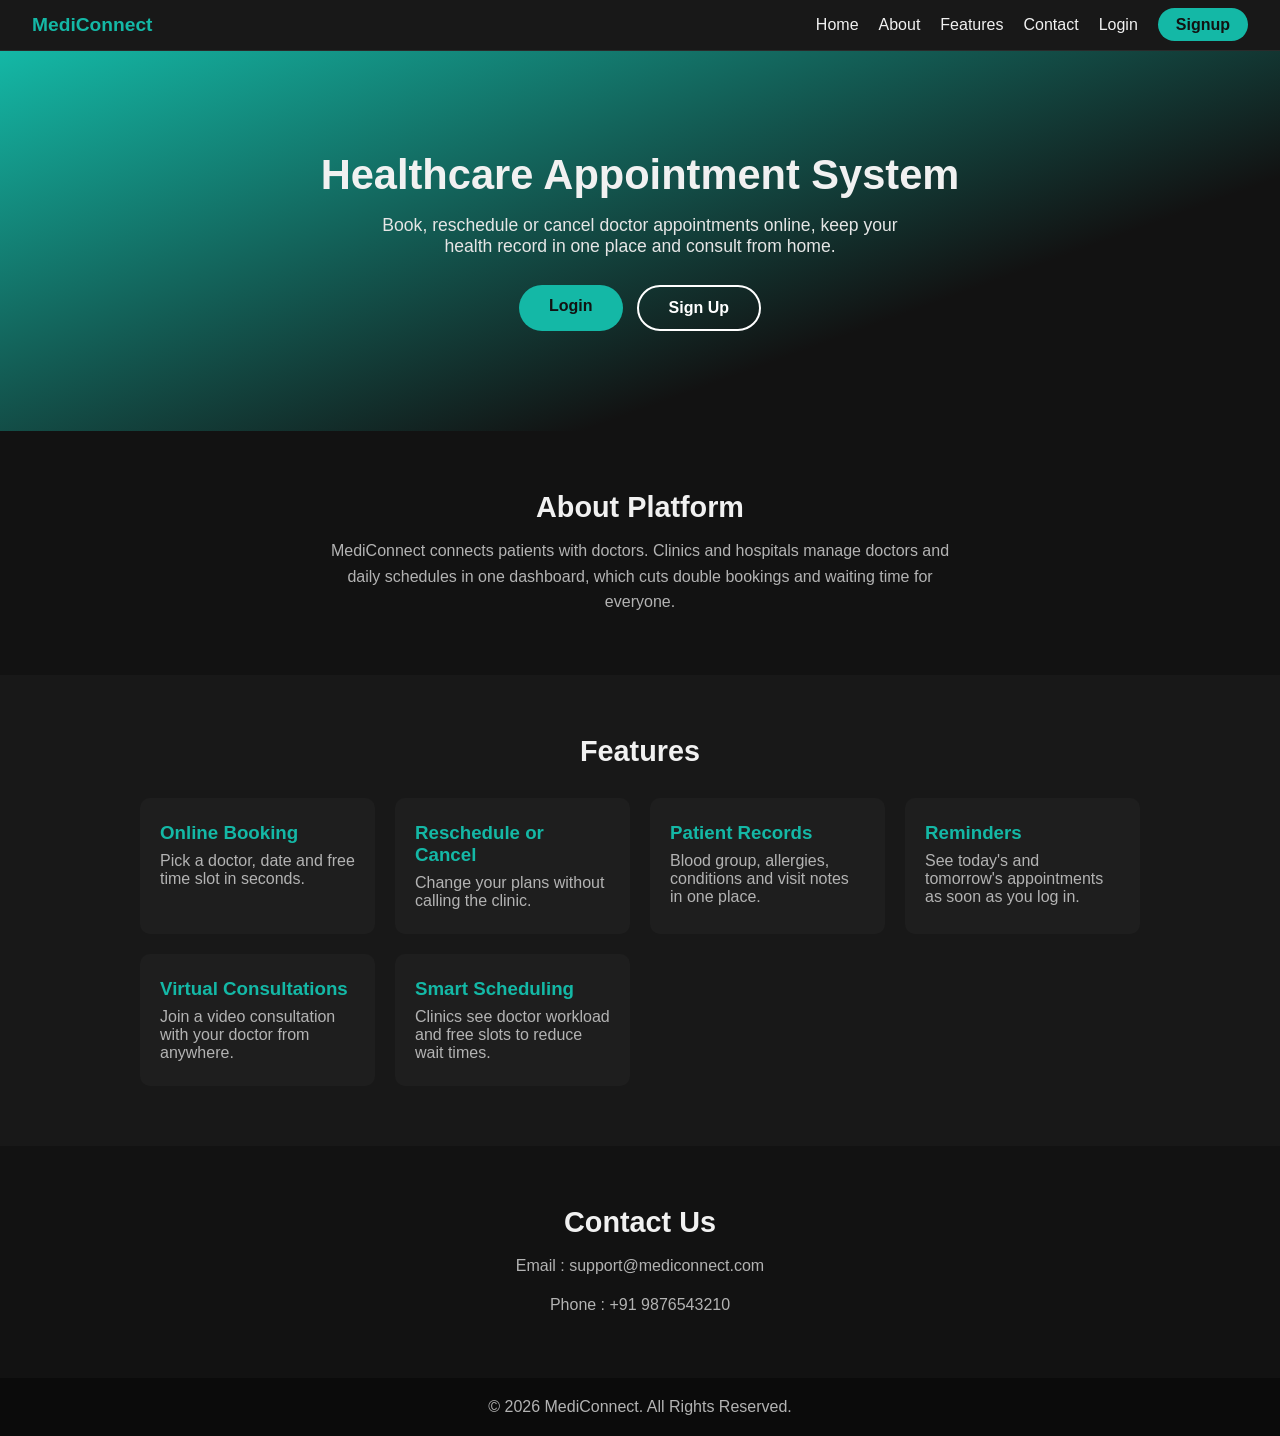
<file: index.html>
<!DOCTYPE html>
<html lang="en">
<head>
    <meta charset="UTF-8">
    <meta name="viewport" content="width=device-width, initial-scale=1.0">
    <title>MediConnect - Healthcare Appointment System</title>
    <link rel="stylesheet" href="style.css">
</head>
<body>

    <header>
        <div class="logo">MediConnect</div>
        <nav>
            <ul>
                <li><a href="#home">Home</a></li>
                <li><a href="#about">About</a></li>
                <li><a href="#features">Features</a></li>
                <li><a href="#contact">Contact</a></li>
                <li><a href="login.html">Login</a></li>
                <li><a href="signup.html" class="signup-btn">Signup</a></li>
            </ul>
        </nav>
    </header>

    <section class="hero" id="home">
        <h1>Healthcare Appointment System</h1>
        <p>
            Book, reschedule or cancel doctor appointments online,
            keep your health record in one place and consult from home.
        </p>
        <div class="hero-buttons">
            <a href="login.html" class="btn">Login</a>
            <a href="signup.html" class="btn btn-secondary">Sign Up</a>
        </div>
    </section>

    <section class="about" id="about">
        <h2>About Platform</h2>
        <p>
            MediConnect connects patients with doctors. Clinics and hospitals
            manage doctors and daily schedules in one dashboard, which cuts
            double bookings and waiting time for everyone.
        </p>
    </section>

    <section class="features" id="features">
        <h2>Features</h2>
        <div class="feature-container">
            <div class="card"><h3>Online Booking</h3><p>Pick a doctor, date and free time slot in seconds.</p></div>
            <div class="card"><h3>Reschedule or Cancel</h3><p>Change your plans without calling the clinic.</p></div>
            <div class="card"><h3>Patient Records</h3><p>Blood group, allergies, conditions and visit notes in one place.</p></div>
            <div class="card"><h3>Reminders</h3><p>See today's and tomorrow's appointments as soon as you log in.</p></div>
            <div class="card"><h3>Virtual Consultations</h3><p>Join a video consultation with your doctor from anywhere.</p></div>
            <div class="card"><h3>Smart Scheduling</h3><p>Clinics see doctor workload and free slots to reduce wait times.</p></div>
        </div>
    </section>

    <section class="contact" id="contact">
        <h2>Contact Us</h2>
        <p>Email : support@mediconnect.com</p>
        <p>Phone : +91 9876543210</p>
    </section>

    <footer>
        <p>© 2026 MediConnect. All Rights Reserved.</p>
    </footer>

</body>
</html>
</file>
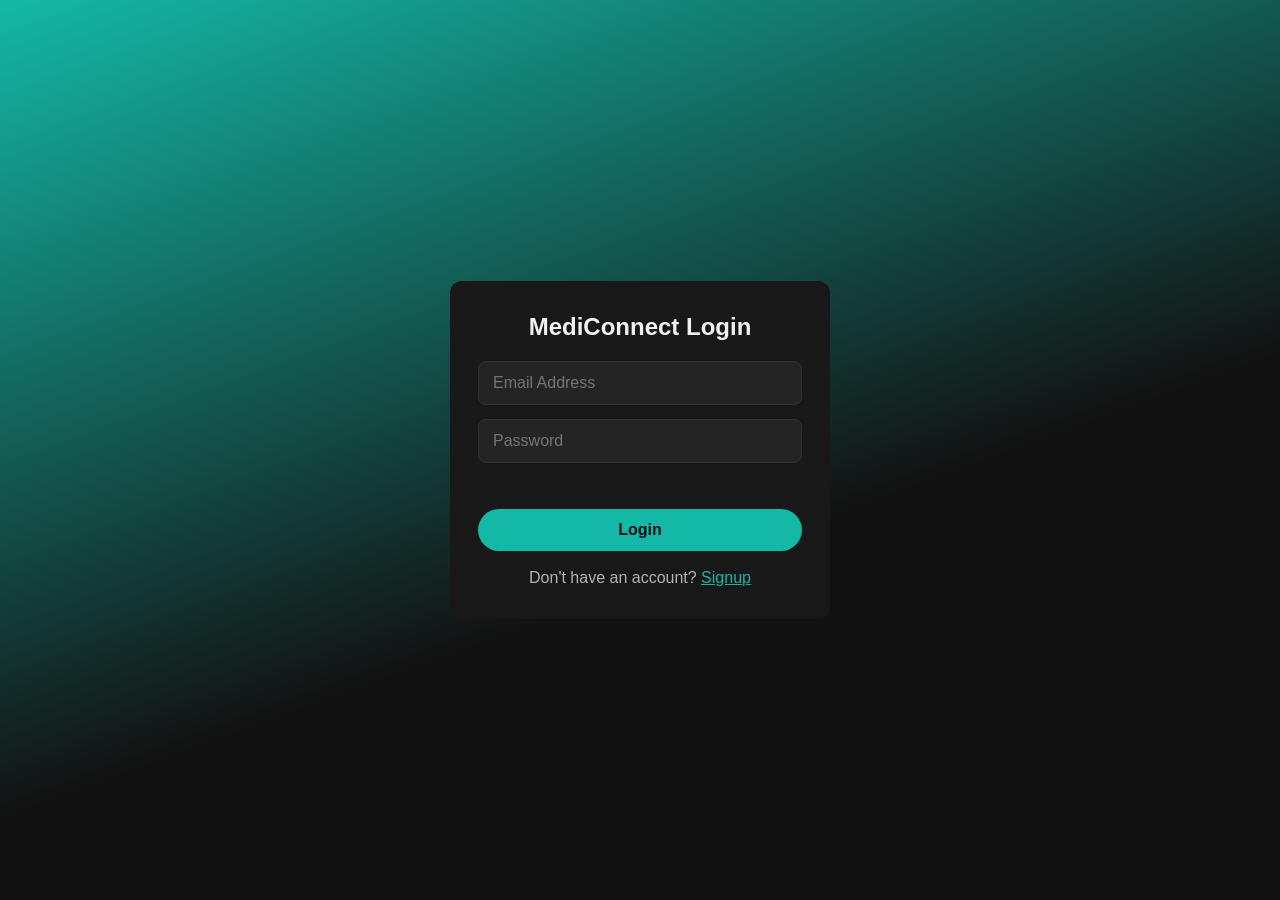
<file: admin.html>
<!DOCTYPE html>
<html lang="en">
<head>
    <meta charset="UTF-8">
    <meta name="viewport" content="width=device-width, initial-scale=1.0">
    <title>Admin Dashboard - MediConnect</title>
    <link rel="stylesheet" href="style.css">
</head>
<body>

    <header class="dashboard-header">
        <h2>MediConnect</h2>
        <button onclick="logout()" class="logout-btn">Logout</button>
    </header>

    <div class="dashboard-container">

        <h1>Admin Dashboard</h1>

        <div class="stats-row">
            <div class="stats-card"><h3>Total Patients</h3><p id="totalPatients">0</p></div>
            <div class="stats-card"><h3>Total Doctors</h3><p id="totalDoctors">0</p></div>
            <div class="stats-card"><h3>Total Appointments</h3><p id="totalAppointments">0</p></div>
            <div class="stats-card"><h3>Today's Appointments</h3><p id="todayAppointments">0</p></div>
        </div>

        <h2>Today's Schedule</h2>
        <table>
            <thead>
                <tr><th>Doctor</th><th>Specialty</th><th>Booked</th><th>Free Slots</th><th>Utilisation</th></tr>
            </thead>
            <tbody id="scheduleBody"></tbody>
        </table>

        <h2>Appointments</h2>
        <div class="add-form">
            <input type="date" id="filterDate" title="Filter by date">
            <select id="filterStatus">
                <option value="">All statuses</option>
                <option>Booked</option>
                <option>Confirmed</option>
                <option>Completed</option>
                <option>Cancelled</option>
            </select>
            <button type="button" id="clearFilters">Clear filters</button>
        </div>
        <table>
            <thead>
                <tr><th>ID</th><th>Patient</th><th>Doctor</th><th>Date</th><th>Time</th><th>Type</th><th>Status</th><th>Action</th></tr>
            </thead>
            <tbody id="appointmentBody"></tbody>
        </table>

        <h2>Doctors</h2>
        <form id="doctorForm" class="add-form">
            <input type="text" id="doctorName" placeholder="Doctor name (Dr. ...)">
            <input type="text" id="doctorSpecialty" placeholder="Specialty">
            <input type="number" id="doctorExperience" placeholder="Experience (years)" min="0">
            <input type="number" id="doctorFee" placeholder="Fee (₹)" min="0">
            <button type="submit">Add Doctor</button>
        </form>
        <table>
            <thead>
                <tr><th>ID</th><th>Name</th><th>Specialty</th><th>Experience</th><th>Fee</th><th>Action</th></tr>
            </thead>
            <tbody id="doctorBody"></tbody>
        </table>

        <h2>Registered Users and Records</h2>
        <table>
            <thead>
                <tr><th>ID</th><th>Name</th><th>Email</th><th>Phone</th><th>Role</th><th>Blood Group</th><th>Allergies</th></tr>
            </thead>
            <tbody id="userBody"></tbody>
        </table>

    </div>

<script src="data.js"></script>
<script src="admin.js"></script>
</body>
</html>
</file>
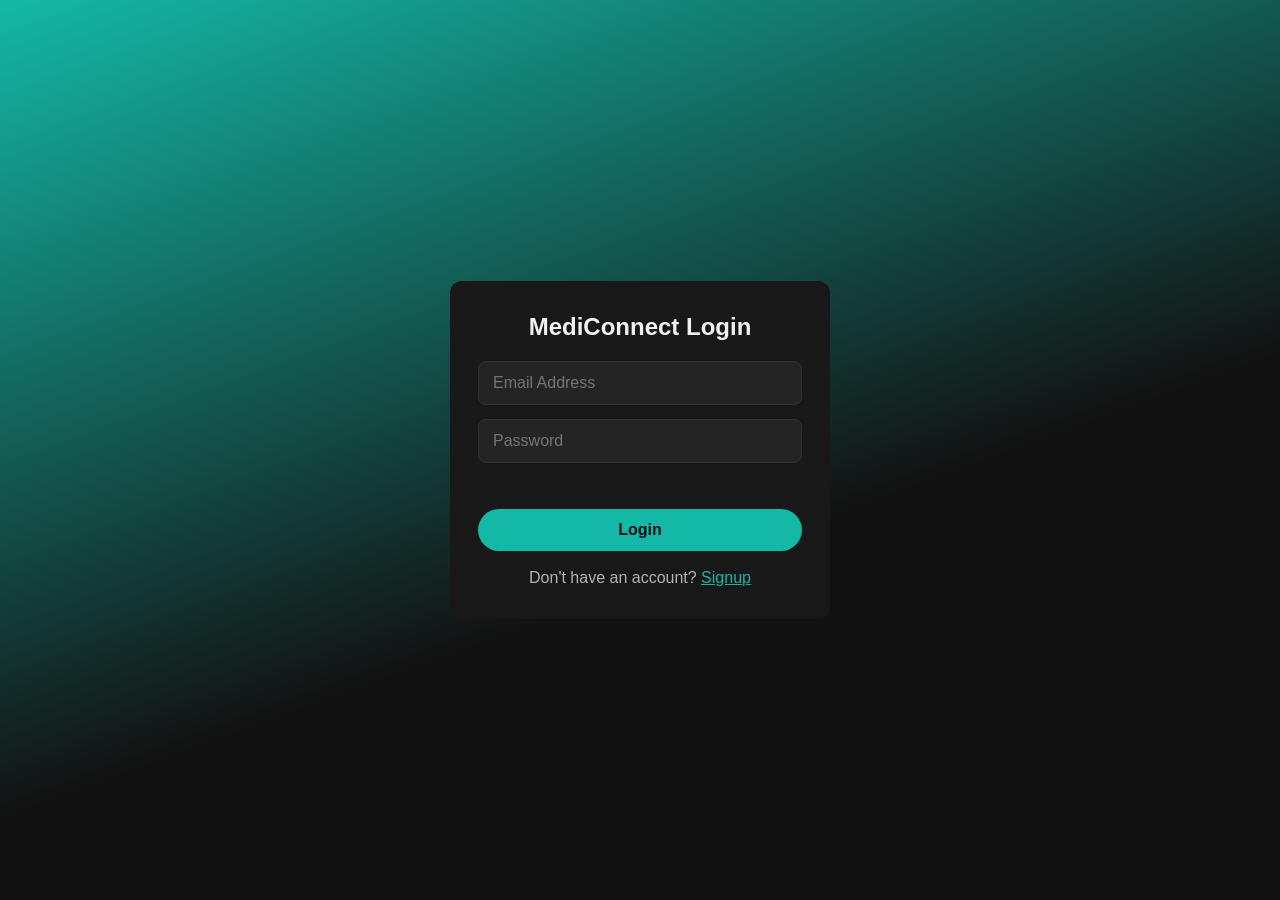
<file: login.html>
<!DOCTYPE html>
<html lang="en">
<head>
    <meta charset="UTF-8">
    <meta name="viewport" content="width=device-width, initial-scale=1.0">
    <title>Login - MediConnect</title>
    <link rel="stylesheet" href="style.css">
</head>
<body>

<div class="form-container">
    <div class="form-card">
        <h2>MediConnect Login</h2>

        <form id="loginForm">
            <input type="email" id="email" placeholder="Email Address">
            <input type="password" id="password" placeholder="Password">
            <p id="message" class="form-message"></p>
            <button type="submit">Login</button>
        </form>

        <p>Don't have an account? <a href="signup.html">Signup</a></p>
    </div>
</div>

<script src="login.js"></script>
</body>
</html>
</file>
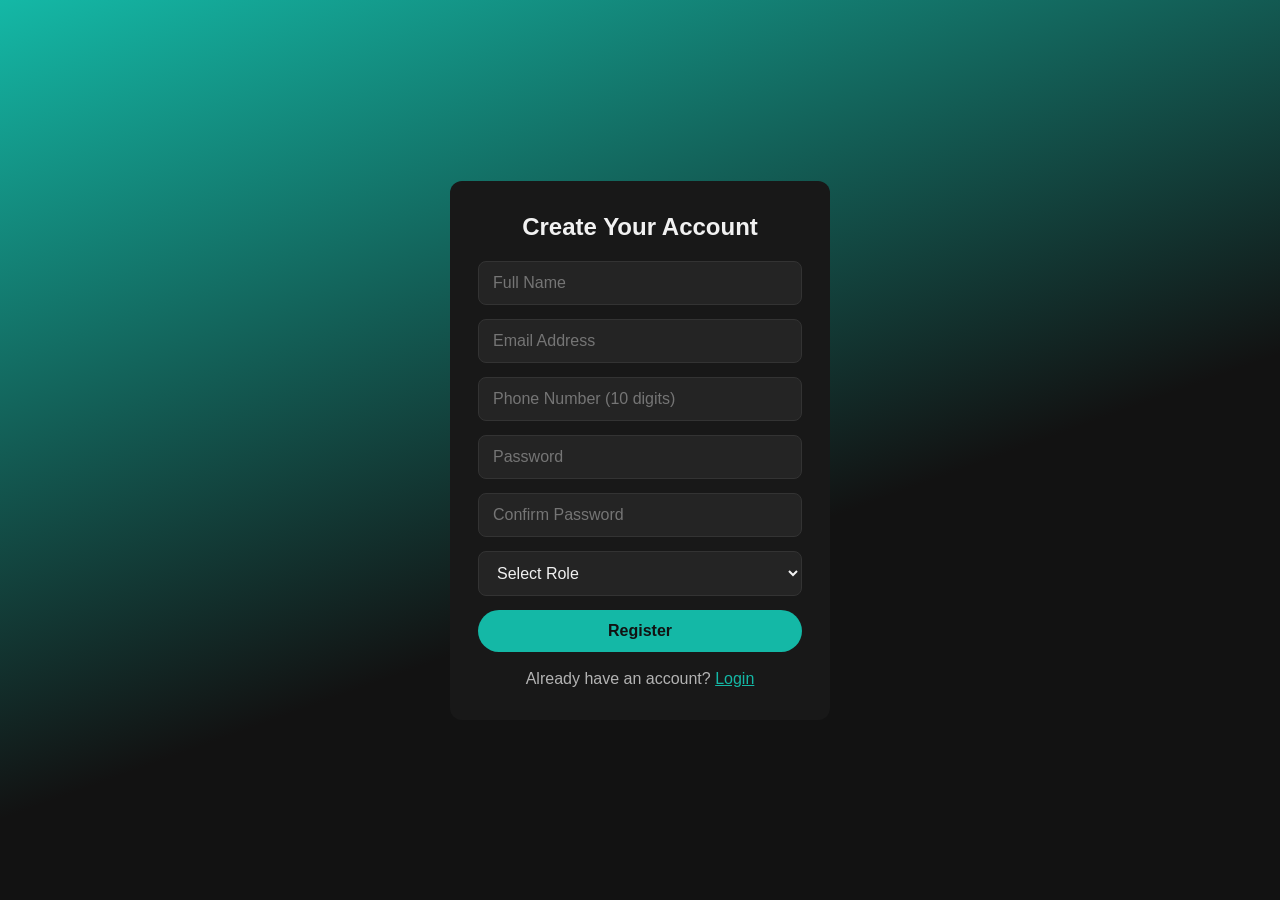
<file: signup.html>
<!DOCTYPE html>
<html lang="en">
<head>
    <meta charset="UTF-8">
    <meta name="viewport" content="width=device-width, initial-scale=1.0">
    <title>Sign Up - MediConnect</title>
    <link rel="stylesheet" href="style.css">
</head>
<body>

<div class="form-container">
    <div class="form-card">
        <h2>Create Your Account</h2>

        <form id="signupForm">
            <input type="text" id="name" placeholder="Full Name">
            <input type="email" id="email" placeholder="Email Address">
            <input type="tel" id="phone" placeholder="Phone Number (10 digits)">
            <input type="password" id="password" placeholder="Password">
            <input type="password" id="confirmPassword" placeholder="Confirm Password">

            <select id="role">
                <option value="">Select Role</option>
                <option value="admin">Admin (Clinic Staff)</option>
                <option value="user">Patient</option>
            </select>

            <button type="submit">Register</button>
        </form>

        <p>Already have an account? <a href="login.html">Login</a></p>
    </div>
</div>

<script src="signup.js"></script>
</body>
</html>
</file>
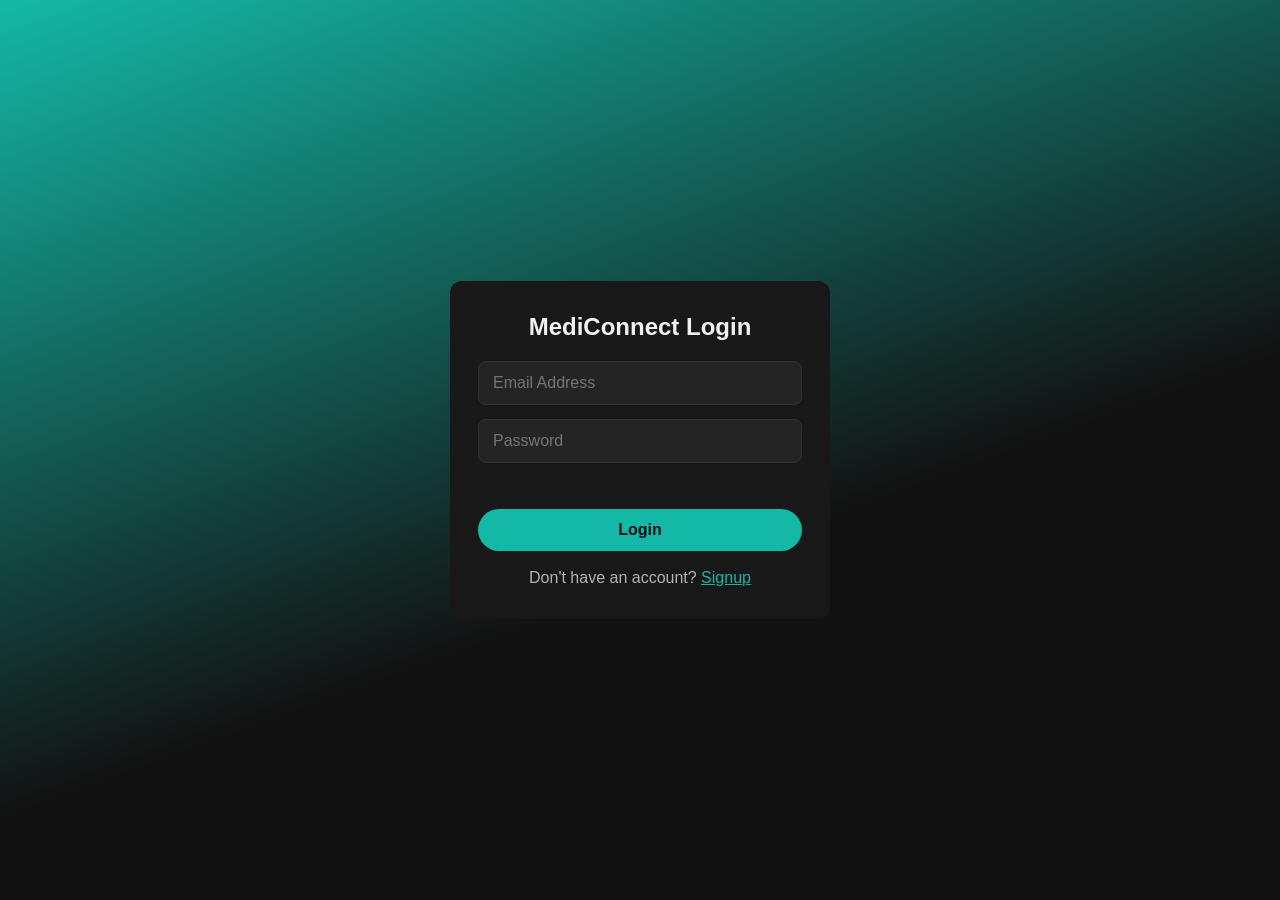
<file: user.html>
<!DOCTYPE html>
<html lang="en">
<head>
    <meta charset="UTF-8">
    <meta name="viewport" content="width=device-width, initial-scale=1.0">
    <title>Patient Dashboard - MediConnect</title>
    <link rel="stylesheet" href="style.css">
</head>
<body>

    <header class="dashboard-header">
        <h2>MediConnect</h2>
        <button onclick="logout()" class="logout-btn">Logout</button>
    </header>

    <div class="user-container">

        <h1>Patient Dashboard</h1>

        <div id="reminders" class="reminder-box" hidden></div>

        <div class="profile-card">
            <h2>My Profile</h2>
            <div class="profile-item"><strong>ID :</strong> <span id="userId"></span></div>
            <div class="profile-item"><strong>Name :</strong> <span id="userName"></span></div>
            <div class="profile-item"><strong>Email :</strong> <span id="userEmail"></span></div>
            <div class="profile-item"><strong>Phone :</strong> <span id="userPhone"></span></div>
            <div class="profile-item"><strong>Role :</strong> <span id="userRole"></span></div>
        </div>

        <h2 class="section-title" id="bookTitle">Book an Appointment</h2>
        <form id="bookForm" class="add-form">
            <select id="doctorSelect" required></select>
            <input type="date" id="dateInput" required>
            <select id="timeSelect" required></select>
            <select id="typeSelect">
                <option>In-clinic</option>
                <option>Virtual</option>
            </select>
            <input type="text" id="reasonInput" placeholder="Reason for visit">
            <button type="submit" id="bookBtn">Book Appointment</button>
            <button type="button" id="cancelEditBtn" class="secondary-btn" hidden>Stop rescheduling</button>
        </form>

        <h2 class="section-title">My Appointments</h2>
        <table>
            <thead>
                <tr><th>Doctor</th><th>Date</th><th>Time</th><th>Type</th><th>Status</th><th>Notes</th><th>Action</th></tr>
            </thead>
            <tbody id="appointmentList"></tbody>
        </table>

        <h2 class="section-title">My Medical Record</h2>
        <form id="recordForm" class="add-form">
            <select id="bloodGroup">
                <option value="">Blood group</option>
                <option>A+</option><option>A-</option><option>B+</option><option>B-</option>
                <option>AB+</option><option>AB-</option><option>O+</option><option>O-</option>
            </select>
            <input type="text" id="allergies" placeholder="Allergies (e.g. Penicillin)">
            <input type="text" id="conditions" placeholder="Existing conditions (e.g. Diabetes)">
            <button type="submit">Save Record</button>
        </form>

        <h2 class="section-title">Our Doctors</h2>
        <input type="text" id="searchBox" class="search-box" placeholder="Search by name or specialty">
        <table>
            <thead>
                <tr><th></th><th>Name</th><th>Specialty</th><th>Experience</th><th>Fee</th></tr>
            </thead>
            <tbody id="doctorList"></tbody>
        </table>

    </div>

<script src="data.js"></script>
<script src="user.js"></script>
</body>
</html>
</file>
<file: style.css>
* { box-sizing: border-box; margin: 0; padding: 0; }

body {
    font-family: "Segoe UI", Arial, sans-serif;
    background: #121212;
    color: #f1f1f1;
}

.dashboard-header {
    display: flex;
    justify-content: space-between;
    align-items: center;
    padding: 16px 32px;
    background: #14b8a6;
    color: #fff;
}

.logout-btn {
    padding: 8px 18px;
    border: none;
    border-radius: 20px;
    background: #121212;
    color: #fff;
    cursor: pointer;
}
.logout-btn:hover { background: #333; }

.dashboard-container {
    max-width: 1000px;
    margin: 0 auto;
    padding: 32px 16px;
}

.dashboard-container h1 { margin-bottom: 20px; }
.dashboard-container h2 { margin: 32px 0 12px; }

.stats-row {
    display: grid;
    grid-template-columns: repeat(auto-fit, minmax(180px, 1fr));
    gap: 16px;
}

.stats-card {
    background: #1e1e1e;
    border-left: 4px solid #14b8a6;
    border-radius: 8px;
    padding: 16px 20px;
}
.stats-card h3 { font-size: 0.95rem; color: #b3b3b3; font-weight: 500; }
.stats-card p { font-size: 2rem; font-weight: 700; margin-top: 6px; }

table {
    width: 100%;
    border-collapse: collapse;
    background: #1e1e1e;
    border-radius: 8px;
    overflow: hidden;
}
th, td { padding: 12px 14px; text-align: left; }
th { background: #282828; color: #b3b3b3; font-weight: 600; }
tr:not(:last-child) td { border-bottom: 1px solid #2a2a2a; }
tbody tr:hover { background: #262626; }

@media (max-width: 600px) {
    .dashboard-header { padding: 12px 16px; }
    table { display: block; overflow-x: auto; }
}

/* ===== Landing page (index.html) ===== */
html { scroll-behavior: smooth; }

header:not(.dashboard-header) {
    position: sticky;
    top: 0;
    z-index: 10;
    display: flex;
    justify-content: space-between;
    align-items: center;
    flex-wrap: wrap;
    gap: 8px;
    padding: 14px 32px;
    background: #181818;
    border-bottom: 1px solid #2a2a2a;
}
.logo { font-size: 1.2rem; font-weight: 700; color: #14b8a6; }

nav ul { list-style: none; display: flex; align-items: center; gap: 20px; flex-wrap: wrap; }
nav a { color: #f1f1f1; text-decoration: none; }
nav a:hover { color: #14b8a6; }
nav a.signup-btn {
    padding: 8px 18px;
    border-radius: 20px;
    background: #14b8a6;
    color: #121212;
    font-weight: 600;
}
nav a.signup-btn:hover { background: #2dd4bf; color: #121212; }

.hero {
    text-align: center;
    padding: 100px 20px;
    background: linear-gradient(160deg, #14b8a6 0%, #121212 70%);
}
.hero h1 { font-size: 2.6rem; margin-bottom: 16px; }
.hero p { max-width: 560px; margin: 0 auto 28px; font-size: 1.1rem; color: #e6e6e6; }
.hero-buttons { display: flex; justify-content: center; gap: 14px; flex-wrap: wrap; }

.btn {
    display: inline-block;
    padding: 12px 30px;
    border-radius: 30px;
    background: #14b8a6;
    color: #121212;
    font-weight: 600;
    text-decoration: none;
}
.btn:hover { background: #2dd4bf; }
.btn-secondary { background: transparent; color: #fff; border: 2px solid #fff; }
.btn-secondary:hover { background: #fff; color: #121212; }

.about, .features, .contact { padding: 60px 20px; text-align: center; }
.about p, .contact p { max-width: 640px; margin: 14px auto 0; color: #b3b3b3; line-height: 1.6; }
.about h2, .features h2, .contact h2 { font-size: 1.8rem; }
.features { background: #181818; }

.feature-container {
    display: grid;
    grid-template-columns: repeat(auto-fit, minmax(220px, 1fr));
    gap: 20px;
    max-width: 1000px;
    margin: 30px auto 0;
}
.card { background: #1e1e1e; border-radius: 10px; padding: 24px 20px; text-align: left; }
.card h3 { margin-bottom: 8px; color: #14b8a6; }
.card p { color: #b3b3b3; }

footer { text-align: center; padding: 20px; background: #0b0b0b; color: #b3b3b3; }

/* ===== Login / Signup forms ===== */
.form-container {
    min-height: 100vh;
    display: flex;
    justify-content: center;
    align-items: center;
    padding: 20px;
    background: linear-gradient(160deg, #14b8a6 0%, #121212 60%);
}
.form-card {
    width: 100%;
    max-width: 380px;
    padding: 32px 28px;
    background: #181818;
    border-radius: 12px;
    text-align: center;
}
.form-card h2 { margin-bottom: 20px; }
.form-card form { display: flex; flex-direction: column; gap: 14px; }
.form-card input, .form-card select {
    padding: 12px 14px;
    border: 1px solid #333;
    border-radius: 8px;
    background: #242424;
    color: #f1f1f1;
    font-size: 1rem;
}
.form-card input:focus, .form-card select:focus { outline: 2px solid #14b8a6; }
.form-card button {
    padding: 12px;
    border: none;
    border-radius: 30px;
    background: #14b8a6;
    color: #121212;
    font-size: 1rem;
    font-weight: 600;
    cursor: pointer;
}
.form-card button:hover { background: #2dd4bf; }
.form-card > p { margin-top: 18px; color: #b3b3b3; }
.form-card a { color: #14b8a6; }
.form-message { min-height: 1.2em; color: #ff6b6b; font-size: 0.9rem; text-align: left; }

/* ===== User dashboard ===== */
.user-container { max-width: 1000px; margin: 0 auto; padding: 32px 16px; }
.user-container h1 { margin-bottom: 20px; }

.profile-card {
    max-width: 500px;
    background: #1e1e1e;
    border-left: 4px solid #14b8a6;
    border-radius: 10px;
    padding: 28px;
}
.profile-card h2 { margin-bottom: 18px; color: #14b8a6; }
.profile-item { padding: 10px 0; border-bottom: 1px solid #2a2a2a; }
.profile-item:last-child { border-bottom: none; }
.profile-item strong { display: inline-block; width: 90px; color: #b3b3b3; font-weight: 600; }

/* ===== Admin forms, search, playlists ===== */
.add-form { display: flex; flex-wrap: wrap; gap: 10px; margin-bottom: 14px; }
.add-form input, .add-form select, .search-box {
    padding: 10px 12px;
    border: 1px solid #333;
    border-radius: 8px;
    background: #242424;
    color: #f1f1f1;
    font-size: 0.95rem;
}
.add-form input { flex: 1 1 140px; }
.add-form select { flex: 1 1 200px; min-height: 42px; }
.add-form button {
    padding: 10px 20px;
    border: none;
    border-radius: 20px;
    background: #14b8a6;
    color: #121212;
    font-weight: 600;
    cursor: pointer;
}
.add-form button:hover { background: #2dd4bf; }
.delete-btn {
    padding: 5px 12px;
    border: 1px solid #ff6b6b;
    border-radius: 14px;
    background: transparent;
    color: #ff6b6b;
    cursor: pointer;
}
.delete-btn:hover { background: #ff6b6b; color: #121212; }

.section-title { margin: 32px 0 12px; }
.search-box { width: 100%; margin-bottom: 12px; }
.playlist-grid { display: grid; grid-template-columns: repeat(auto-fit, minmax(240px, 1fr)); gap: 16px; }
.playlist-card { background: #1e1e1e; border-radius: 10px; padding: 18px; }
.playlist-card h3 { color: #14b8a6; margin-bottom: 8px; }
.playlist-card ul { list-style: none; color: #b3b3b3; line-height: 1.8; }

/* ===== Player ===== */
.play-btn {
    padding: 5px 16px;
    border: none;
    border-radius: 14px;
    background: #14b8a6;
    color: #121212;
    font-weight: 600;
    cursor: pointer;
}
.play-btn:hover { background: #2dd4bf; }
.play-btn:disabled { background: #333; color: #777; cursor: not-allowed; }

.player-bar {
    position: fixed;
    left: 0; right: 0; bottom: 0;
    display: flex;
    align-items: center;
    gap: 16px;
    flex-wrap: wrap;
    padding: 10px 24px;
    background: #181818;
    border-top: 1px solid #2a2a2a;
}
.now-playing { flex: 1 1 240px; color: #f1f1f1; }
.player-bar audio { flex: 2 1 320px; height: 36px; }
.user-container { padding-bottom: 100px; }

/* ===== Healthcare additions ===== */
.badge { display: inline-block; padding: 3px 10px; border-radius: 12px; font-size: 0.8rem; font-weight: 600; }
.badge-booked    { background: #3a3320; color: #ffd166; }
.badge-confirmed { background: #12332f; color: #2dd4bf; }
.badge-completed { background: #1f2a3d; color: #7aa7ff; }
.badge-cancelled { background: #3a2020; color: #ff6b6b; }

.reminder-box {
    margin-bottom: 20px;
    padding: 14px 18px;
    background: #1e1e1e;
    border-left: 4px solid #ffd166;
    border-radius: 8px;
    line-height: 1.7;
}
.reminder-box[hidden] { display: none; }
.reminder-box strong { color: #ffd166; }

.link-btn { display: inline-block; text-decoration: none; margin-right: 6px; }
td .play-btn, td .delete-btn { margin: 2px 4px 2px 0; }
.secondary-btn {
    padding: 10px 20px;
    border: 1px solid #555 !important;
    border-radius: 20px;
    background: transparent !important;
    color: #f1f1f1 !important;
    cursor: pointer;
}
.add-form input[type="date"] { flex: 0 1 170px; color-scheme: dark; }
.add-form button[hidden] { display: none; }
.user-container h2.section-title { margin-top: 36px; }
</file>
